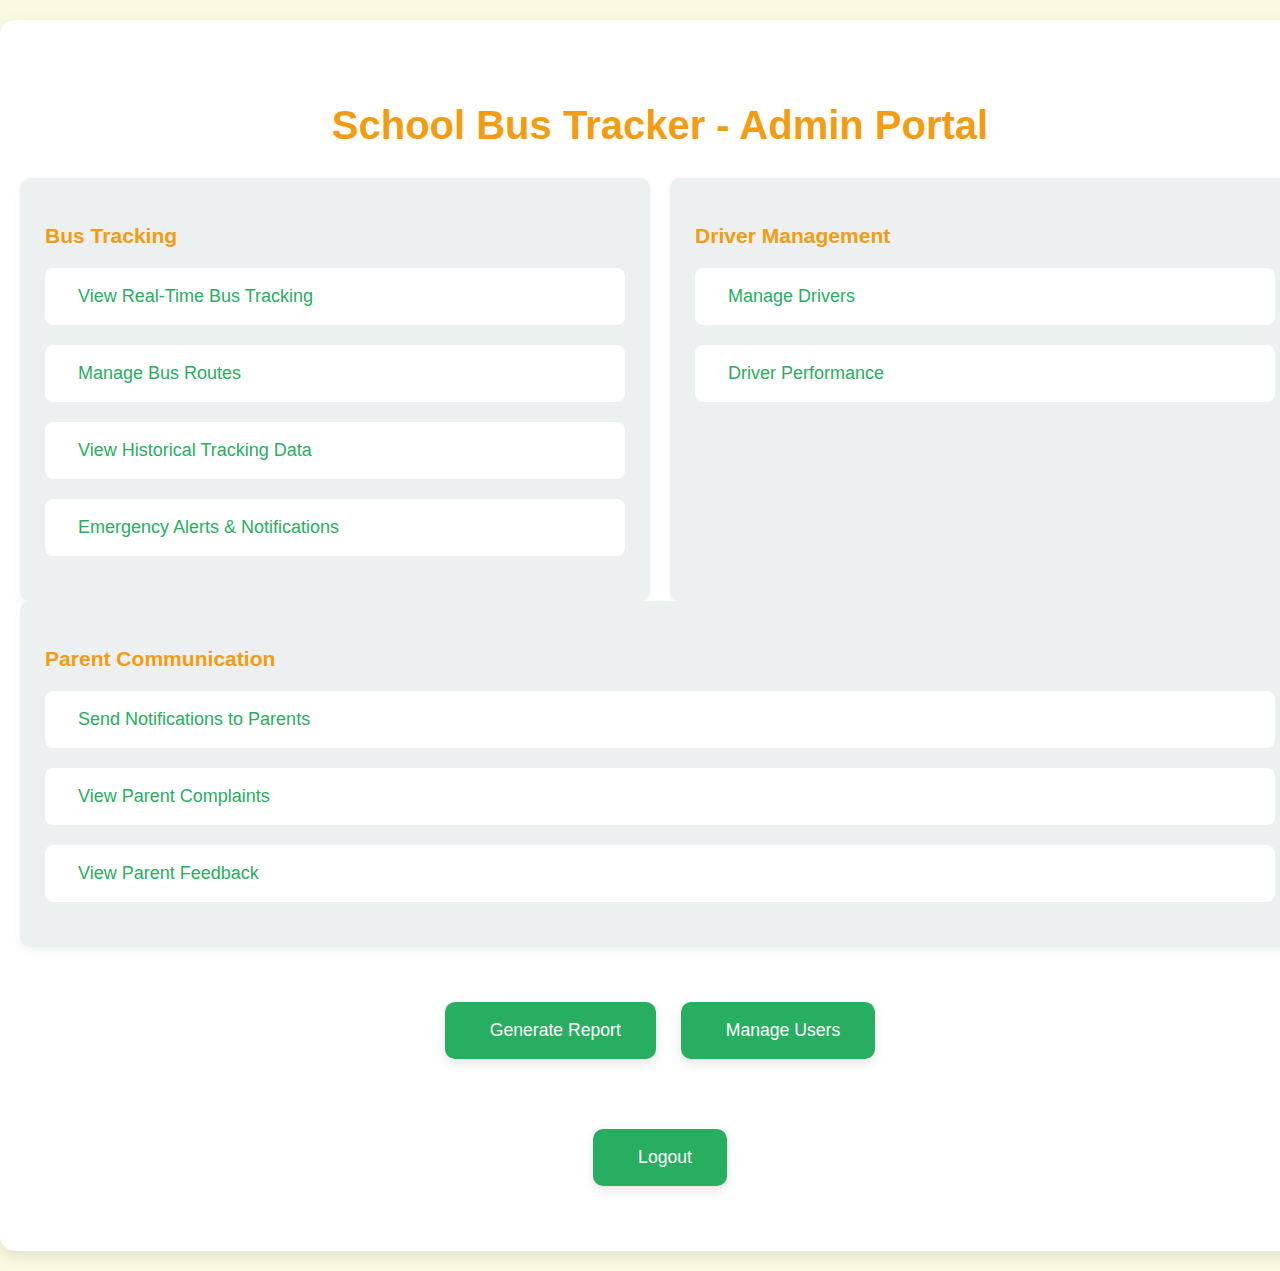
<file: admin-details.html>
<!DOCTYPE html>
<html lang="en">
<head>
  <meta charset="UTF-8">
  <meta name="viewport" content="width=device-width, initial-scale=1.0">
  <title>Admin/Manager Portal - School Bus Tracking</title>
  <style>
    /* General Styles */
    body {
      font-family: 'Segoe UI', Tahoma, Geneva, Verdana, sans-serif;
      background-color: #fafae3;
      color: #4a4a4a;
      margin: 0;
      padding: 0;
      font-size: 18px;
    }

    h2, h3 {
      color: #f39c12;
      font-weight: 700;
      margin-bottom: 20px;
    }

    a {
      text-decoration: none;
      color: #27ae60;
    }

    a:hover {
      text-decoration: underline;
      color: #1abc9c;
    }

    .admin-portal {
      padding: 50px 20px;
      margin: 20px auto;
      max-width: 100%;
      width: 100%;
      background-color: #ffffff;
      border-radius: 15px;
      box-shadow: 0 5px 15px rgba(0, 0, 0, 0.1);
    }

    .admin-portal h2 {
      font-size: 2.5rem;
      text-align: center;
      color: #f39c12;
      margin-bottom: 30px;
    }

    .admin-features {
      display: flex;
      flex-wrap: wrap;
      justify-content: space-between;
      gap: 20px;
    }

    .admin-features .feature-section {
      flex: 1;
      min-width: 280px;
      padding: 25px;
      background-color: #ecf0f1;
      border-radius: 10px;
      box-shadow: 0 4px 10px rgba(0, 0, 0, 0.05);
    }

    .admin-features ul {
      list-style-type: none;
      padding: 0;
      margin: 0;
    }

    .admin-features ul li {
      background-color: #ffffff;
      margin-bottom: 20px;
      padding: 18px;
      border-radius: 8px;
      transition: background-color 0.3s ease;
      display: flex;
      align-items: center;
    }

    .admin-features ul li i {
      margin-right: 15px;
      color: #f39c12;
    }

    .admin-features ul li:hover {
      background-color: #f39c12;
      color: white;
    }

    .admin-actions {
      text-align: center;
      margin-top: 40px;
    }

    .admin-actions .btn {
      padding: 18px 35px;
      font-size: 1.1rem;
      background-color: #27ae60;
      color: white;
      text-align: center;
      border-radius: 10px;
      margin: 15px 10px;
      border: none;
      cursor: pointer;
      transition: background-color 0.3s ease, transform 0.3s ease;
      box-shadow: 0 5px 12px rgba(0, 0, 0, 0.1);
    }

    .admin-actions .btn:hover {
      background-color: #1abc9c;
      transform: translateY(-3px);
    }

    .admin-actions .btn i {
      margin-right: 10px;
    }

    /* Responsive Styles */
    @media (max-width: 768px) {
      .admin-portal {
        padding: 20px 15px;
      }

      .admin-features {
        flex-direction: column;
        gap: 20px;
      }

      .admin-features .feature-section {
        width: 100%;
      }

      .admin-actions .btn {
        width: 100%;
        padding: 16px;
        font-size: 1rem;
        margin: 12px 0;
      }
    }
  </style>
</head>
<body>

  <section class="admin-portal">
    <h2>School Bus Tracker - Admin Portal</h2>

    <!-- Features Section -->
    <div class="admin-features">
      <div class="feature-section">
        <h3>Bus Tracking</h3>
        <ul>
          <li><i class="fa fa-map-marker"></i><a href="real-time-tracking.html">View Real-Time Bus Tracking</a></li>
          <li><i class="fa fa-random"></i><a href="manage-bus-routes.html">Manage Bus Routes</a></li>
          <li><i class="fa fa-history"></i><a href="historical-data.html">View Historical Tracking Data</a></li>
          <li><i class="fa fa-exclamation-circle"></i><a href="emergency-alerts.html">Emergency Alerts & Notifications</a></li>
        </ul>
      </div>

      <div class="feature-section">
        <h3>Driver Management</h3>
        <ul>
          <li><i class="fa fa-truck"></i><a href="manage-drivers.html">Manage Drivers</a></li>
          <li><i class="fa fa-chart-line"></i><a href="driver-performance.html"> Driver Performance</a></li>
        </ul>
      </div>
    </div>

    <!-- Parent Communication Section -->
    <div class="admin-features">
      <div class="feature-section">
        <h3>Parent Communication</h3>
        <ul>
          <li><i class="fa fa-bell"></i><a href="parent-notifications.html">Send Notifications to Parents</a></li>
          <li><i class="fa fa-comments"></i><a href="parent-complaints.html">View Parent Complaints</a></li>
          <li><i class="fa fa-thumbs-up"></i><a href="parent-feedback.html">View Parent Feedback</a></li>
        </ul>
      </div>
    </div>

    <!-- Action Buttons -->
    <div class="admin-actions">
      <button class="btn" onclick="location.href='generate-reports.html'"><i class="fa fa-file-alt"></i> Generate Report</button>
      <button class="btn" onclick="location.href='manage-users.html'"><i class="fa fa-users"></i> Manage Users</button>
    </div>
    <div class="admin-actions">
      <button class="btn" onclick="location.href='Logout.html'"><i class="fa fa-play-circle"></i> Logout</button>
    </div>
  </section>

</body>
</html>
</file>
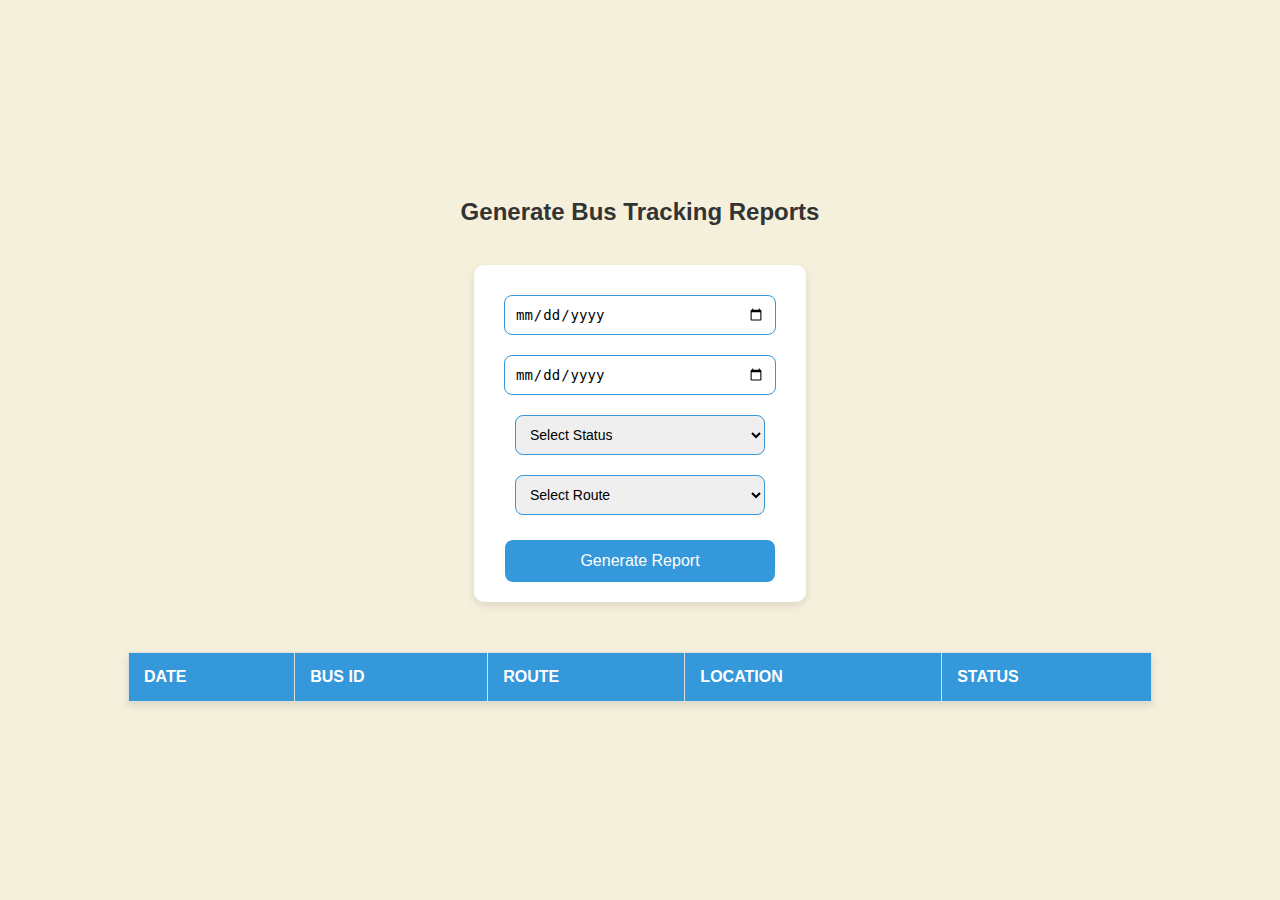
<file: generate-reports.html>
<!DOCTYPE html>
<html lang="en">
<head>
  <meta charset="UTF-8">
  <meta name="viewport" content="width=device-width, initial-scale=1.0">
  <title>Generate Reports</title>
  <style>
    body {
      font-family: 'Segoe UI', Tahoma, Geneva, Verdana, sans-serif;
      background-color: #f5f0dc; /* New background color */
      margin: 0;
      padding: 0;
      display: flex;
      flex-direction: column;
      justify-content: center;
      align-items: center;
      height: 100vh;
    }

    h2 {
      text-align: center;
      color: #333;
      margin-top: 30px;
    }

    .report-controls {
      display: flex;
      flex-direction: column;
      align-items: center;
      margin: 20px;
      background-color: #ffffff;
      padding: 20px;
      border-radius: 10px;
      box-shadow: 0 4px 8px rgba(0, 0, 0, 0.1);
    }

    .report-controls input, .report-controls select {
      margin: 10px;
      padding: 10px;
      font-size: 14px;
      border: 1px solid #3498db;
      border-radius: 8px;
      width: 250px;
    }

    .generate-button {
      padding: 12px 24px;
      background-color: #3498db;
      color: white;
      border: none;
      cursor: pointer;
      font-size: 16px;
      border-radius: 8px;
      margin-top: 15px;
      width: 270px;
    }

    .generate-button:hover {
      background-color: #2980b9;
    }

    table {
      width: 80%;
      margin: 30px auto;
      border-collapse: collapse;
      background-color: white;
      box-shadow: 0 4px 8px rgba(0, 0, 0, 0.1);
    }

    th, td {
      padding: 15px;
      text-align: left;
      border: 1px solid #ddd;
    }

    th {
      background-color: #3498db;
      color: white;
      text-transform: uppercase;
    }

    td {
      background-color: #fafafa;
    }

    tr:nth-child(even) td {
      background-color: #f2f2f2;
    }

    tr:hover td {
      background-color: #e3e3e3;
    }

    .status {
      font-weight: bold;
    }

    .on-time {
      color: green;
    }

    .delayed {
      color: red;
    }

    .cancelled {
      color: orange;
    }

    /* For the loading spinner */
    .loading-spinner {
      display: none;
      position: absolute;
      top: 50%;
      left: 50%;
      transform: translate(-50%, -50%);
      font-size: 2em;
    }

  </style>
</head>
<body>

  <h2>Generate Bus Tracking Reports</h2>

  <!-- Controls to filter and generate reports -->
  <div class="report-controls">
    <input type="date" id="startDate" placeholder="Start Date" />
    <input type="date" id="endDate" placeholder="End Date" />
    <select id="busStatus">
      <option value="">Select Status</option>
      <option value="on-time">On-Time</option>
      <option value="delayed">Delayed</option>
      <option value="cancelled">Cancelled</option>
    </select>
    <select id="busRoute">
      <option value="">Select Route</option>
      <option value="Bengaluru - Whitefield">Bengaluru - Whitefield</option>
      <option value="Koramangala - MG Road">Koramangala - MG Road</option>
      <option value="Indiranagar - Whitefield">Indiranagar - Whitefield</option>
    </select>
    <button class="generate-button" onclick="generateReport()">Generate Report</button>
  </div>

  <!-- Table to display the report -->
  <table id="busReportTable">
    <thead>
      <tr>
        <th>Date</th>
        <th>Bus ID</th>
        <th>Route</th>
        <th>Location</th>
        <th>Status</th>
      </tr>
    </thead>
    <tbody>
      <!-- Report data will appear here after filtering -->
    </tbody>
  </table>

  <!-- Loading Spinner -->
  <div class="loading-spinner" id="loadingSpinner">Loading...</div>

  <script>
    // Sample historical data (to be used in the report generation)
    const busData = [
      { date: "2023-09-01", busId: "101", route: "Bengaluru - Whitefield", location: "Bengaluru", status: "On-Time" },
      { date: "2023-09-02", busId: "102", route: "Koramangala - MG Road", location: "Koramangala", status: "Delayed" },
      { date: "2023-09-03", busId: "103", route: "Indiranagar - Whitefield", location: "Indiranagar", status: "Cancelled" },
      { date: "2023-09-04", busId: "104", route: "MG Road - Whitefield", location: "MG Road", status: "On-Time" },
      { date: "2023-09-05", busId: "105", route: "Koramangala - Indiranagar", location: "Koramangala", status: "Delayed" },
      // Add more data as needed
    ];

    // Function to generate a report based on selected filters
    function generateReport() {
      const startDate = document.getElementById("startDate").value;
      const endDate = document.getElementById("endDate").value;
      const busStatus = document.getElementById("busStatus").value;
      const busRoute = document.getElementById("busRoute").value;

      // Show the loading spinner
      document.getElementById("loadingSpinner").style.display = "block";

      setTimeout(() => {
        const filteredData = busData.filter(bus => {
          const busDate = new Date(bus.date);
          const start = startDate ? new Date(startDate) : new Date('1900-01-01');
          const end = endDate ? new Date(endDate) : new Date();
          
          const statusMatch = busStatus ? bus.status.toLowerCase() === busStatus.toLowerCase() : true;
          const routeMatch = busRoute ? bus.route === busRoute : true;
          const dateMatch = busDate >= start && busDate <= end;

          return statusMatch && routeMatch && dateMatch;
        });

        const tbody = document.querySelector("#busReportTable tbody");
        tbody.innerHTML = ""; // Clear existing data

        if (filteredData.length === 0) {
          tbody.innerHTML = "<tr><td colspan='5' style='text-align: center;'>No data found for the selected filters.</td></tr>";
        } else {
          filteredData.forEach(bus => {
            const row = document.createElement("tr");

            row.innerHTML = `
              <td>${bus.date}</td>
              <td>${bus.busId}</td>
              <td>${bus.route}</td>
              <td>${bus.location}</td>
              <td class="status ${bus.status.toLowerCase()}">${bus.status}</td>
            `;

            tbody.appendChild(row);
          });
        }

        // Hide the loading spinner
        document.getElementById("loadingSpinner").style.display = "none";
      }, 1000); // Simulate a 1 second delay for loading data
    }
  </script>

</body>
</html>
</file>
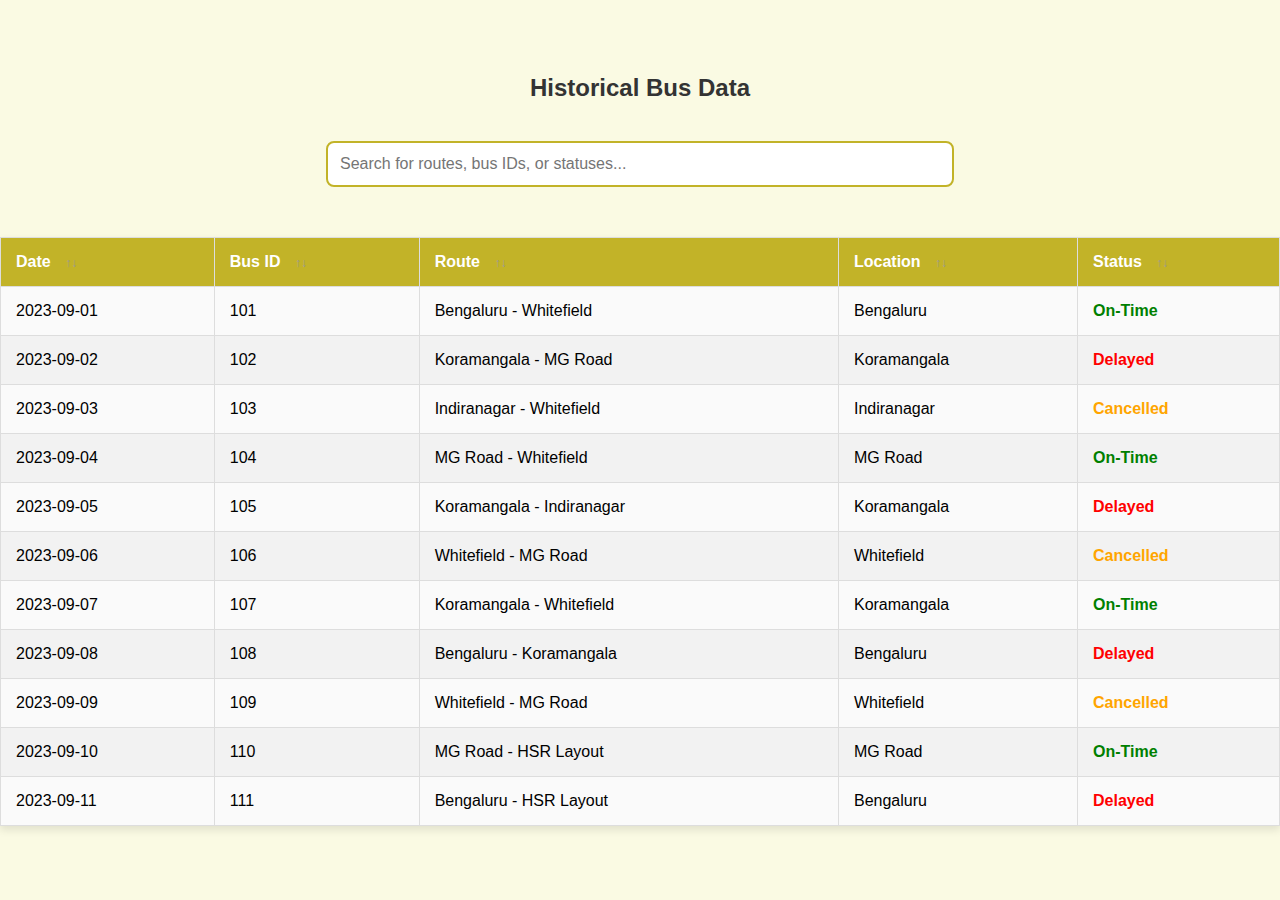
<file: historical-data.html>
<!DOCTYPE html>
<html lang="en">
<head>
  <meta charset="UTF-8">
  <meta name="viewport" content="width=device-width, initial-scale=1.0">
  <title> Bus Data</title>
  <style>
    body {
      font-family: 'Segoe UI', Tahoma, Geneva, Verdana, sans-serif;
      background-color: #fafae3;
      margin: 0;
      padding: 0;
      display: flex;
      flex-direction: column;
      justify-content: center;
      align-items: center;
      height: 100vh;
    }

    h2 {
      text-align: center;
      color: #333;
      margin-top: 30px;
    }

    .search-bar-container {
      width: 100%;
      display: flex;
      justify-content: center;
      margin: 20px 0;
    }

    .search-bar {
      width: 80%;
      max-width: 600px;
      padding: 12px;
      font-size: 16px;
      border: 2px solid #c2b328;
      border-radius: 8px;
      margin: 0 auto;
    }

    table {
      width: 100%; /* Adjusted to make the table full width */
      margin: 30px auto;
      border-collapse: collapse;
      background-color: white;
      box-shadow: 0 4px 8px rgba(0, 0, 0, 0.1);
    }

    th, td {
      padding: 15px;
      text-align: left;
      border: 1px solid #ddd;
      word-wrap: break-word; /* Ensure text wraps in case it's long */
    }

    th {
      background-color: #c2b328;
      color: white;
      cursor: pointer;
    }

    td {
      background-color: #fafafa;
    }

    tr:nth-child(even) td {
      background-color: #f2f2f2;
    }

    tr:hover td {
      background-color: #e3e3e3;
    }

    .status {
      font-weight: bold;
    }

    .on-time {
      color: green;
    }

    .delayed {
      color: red;
    }

    .cancelled {
      color: orange;
    }

    .sorting-indicator {
      margin-left: 10px;
      font-size: 12px;
      color: #999;
    }
  </style>
</head>
<body>

  <h2>Historical Bus Data</h2>

  <div class="search-bar-container">
    <input type="text" id="searchInput" class="search-bar" placeholder="Search for routes, bus IDs, or statuses..." />
  </div>

  <table id="busDataTable">
    <thead>
      <tr>
        <th onclick="sortTable(0)">Date <span class="sorting-indicator">↑↓</span></th>
        <th onclick="sortTable(1)">Bus ID <span class="sorting-indicator">↑↓</span></th>
        <th onclick="sortTable(2)">Route <span class="sorting-indicator">↑↓</span></th>
        <th onclick="sortTable(3)">Location <span class="sorting-indicator">↑↓</span></th>
        <th onclick="sortTable(4)">Status <span class="sorting-indicator">↑↓</span></th>
      </tr>
    </thead>
    <tbody>
      <tr>
        <td>2023-09-01</td>
        <td>101</td>
        <td>Bengaluru - Whitefield</td>
        <td>Bengaluru</td>
        <td class="status on-time">On-Time</td>
      </tr>
      <tr>
        <td>2023-09-02</td>
        <td>102</td>
        <td>Koramangala - MG Road</td>
        <td>Koramangala</td>
        <td class="status delayed">Delayed</td>
      </tr>
      <tr>
        <td>2023-09-03</td>
        <td>103</td>
        <td>Indiranagar - Whitefield</td>
        <td>Indiranagar</td>
        <td class="status cancelled">Cancelled</td>
      </tr>
      <tr>
        <td>2023-09-04</td>
        <td>104</td>
        <td>MG Road - Whitefield</td>
        <td>MG Road</td>
        <td class="status on-time">On-Time</td>
      </tr>
      <tr>
        <td>2023-09-05</td>
        <td>105</td>
        <td>Koramangala - Indiranagar</td>
        <td>Koramangala</td>
        <td class="status delayed">Delayed</td>
      </tr>
      <tr><td>2023-09-06</td><td>106</td><td>Whitefield - MG Road</td><td>Whitefield</td><td class="status cancelled">Cancelled</td></tr>
      <tr><td>2023-09-07</td><td>107</td><td>Koramangala - Whitefield</td><td>Koramangala</td><td class="status on-time">On-Time</td></tr>
      <tr><td>2023-09-08</td><td>108</td><td>Bengaluru - Koramangala</td><td>Bengaluru</td><td class="status delayed">Delayed</td></tr>
      <tr><td>2023-09-09</td><td>109</td><td>Whitefield - MG Road</td><td>Whitefield</td><td class="status cancelled">Cancelled</td></tr>
      <tr><td>2023-09-10</td><td>110</td><td>MG Road - HSR Layout</td><td>MG Road</td><td class="status on-time">On-Time</td></tr>
      <tr><td>2023-09-11</td><td>111</td><td>Bengaluru - HSR Layout</td><td>Bengaluru</td><td class="status delayed">Delayed</td></tr>
    </tbody>
  </table>

  <script>
    let currentSort = { column: 0, ascending: true };

    function sortTable(columnIndex) {
      const table = document.getElementById("busDataTable");
      const rows = Array.from(table.rows).slice(1); // Exclude header
      const isAscending = columnIndex === currentSort.column ? !currentSort.ascending : true;
      currentSort = { column: columnIndex, ascending: isAscending };

      rows.sort((rowA, rowB) => {
        const cellA = rowA.cells[columnIndex].innerText;
        const cellB = rowB.cells[columnIndex].innerText;

        const comparison = cellA.localeCompare(cellB, 'en', { numeric: true });
        return isAscending ? comparison : -comparison;
      });

      rows.forEach(row => table.appendChild(row));

      updateSortingIndicators();
    }

    function updateSortingIndicators() {
      const headers = document.querySelectorAll("th span");
      headers.forEach((header, index) => {
        header.innerText = index === currentSort.column
          ? (currentSort.ascending ? "↑" : "↓")
          : "↑↓";
      });
    }

    document.getElementById("searchInput").addEventListener("input", function() {
      const searchTerm = this.value.toLowerCase();
      const rows = document.querySelectorAll("#busDataTable tbody tr");

      rows.forEach(row => {
        const textContent = row.textContent.toLowerCase();
        const matches = textContent.includes(searchTerm);
        row.style.display = matches ? "" : "none";
      });
    });
  </script>

</body>
</html>
</file>
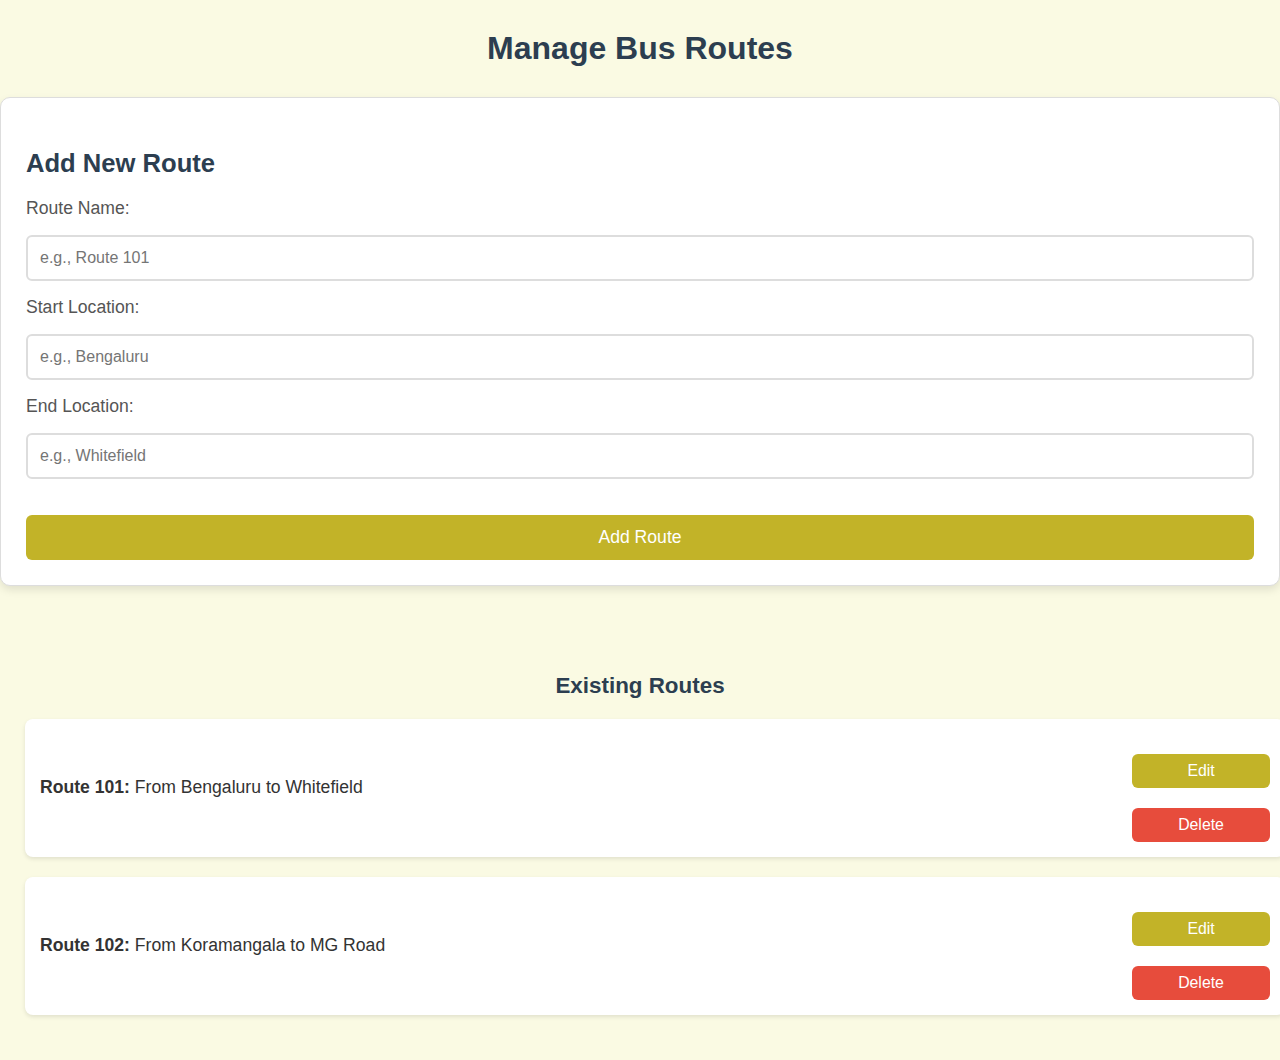
<file: manage-bus-routes.html>
<!DOCTYPE html>
<html lang="en">
<head>
  <meta charset="UTF-8">
  <meta name="viewport" content="width=device-width, initial-scale=1.0">
  <title>Manage Bus Routes</title>
  <style>
    body {
      font-family: 'Segoe UI', Tahoma, Geneva, Verdana, sans-serif;
      background-color: #fafae3;
      margin: 0;
      padding: 0;
      color: #333;
    }

    h2 {
      text-align: center;
      margin-top: 30px;
      color: #2c3e50;
      font-size: 2em;
    }

    .form-container {
      background-color: white;
      width: 100%;
      padding: 25px;
      border-radius: 10px;
      box-shadow: 0 4px 8px rgba(0, 0, 0, 0.1);
      border: 1px solid #ddd;
      margin-top: 30px;
      box-sizing: border-box;
    }

    .form-container h3 {
      margin-bottom: 20px;
      font-size: 1.6em;
      color: #2c3e50;
    }

    label {
      font-size: 1.1em;
      color: #555;
      margin-bottom: 8px;
      display: block;
    }

    input {
      width: 100%;
      padding: 12px;
      margin: 8px 0 16px 0;
      border: 2px solid #ddd;
      border-radius: 6px;
      font-size: 1em;
      box-sizing: border-box;
      transition: border-color 0.3s ease;
    }

    input:focus {
      border-color: #c2b328;
      outline: none;
    }

    button {
      width: 100%;
      padding: 12px;
      background-color: #c2b328;
      color: white;
      border: none;
      border-radius: 6px;
      font-size: 1.1em;
      cursor: pointer;
      margin-top: 20px;
      transition: background-color 0.3s;
    }

    button:hover {
      background-color: #c2b328;
    }

    .routes-list {
      width: 100%;
      margin-top: 40px;
      padding: 25px;
      box-sizing: border-box;
    }

    .routes-list h3 {
      text-align: center;
      margin-bottom: 20px;
      font-size: 1.4em;
      color: #2c3e50;
    }

    .route-item {
      background-color: #fff;
      padding: 15px;
      margin-bottom: 20px;
      border-radius: 8px;
      box-shadow: 0 2px 4px rgba(0, 0, 0, 0.1);
      font-size: 1.1em;
      display: flex;
      justify-content: space-between;
      align-items: center;
      transition: transform 0.2s ease-in-out;
      width: 100%;
    }

    .route-item:hover {
      transform: translateY(-5px);
      box-shadow: 0 4px 6px rgba(0, 0, 0, 0.2);
    }

    .route-item p {
      margin: 0;
      color: #333;
    }

    .route-item .edit-btn,
    .route-item .delete-btn {
      padding: 8px 15px;
      font-size: 0.9em;
      border: none;
      cursor: pointer;
      border-radius: 6px;
      transition: background-color 0.3s;
    }

    .route-item .edit-btn {
      background-color: #c2b328;
      color: white;
    }

    .route-item .edit-btn:hover {
      background-color: #c2b328;
    }

    .route-item .delete-btn {
      background-color: #e74c3c;
      color: white;
    }

    .route-item .delete-btn:hover {
      background-color: #c0392b;
    }

    /* Media Queries for responsiveness */
    @media (max-width: 768px) {
      .form-container, .routes-list {
        padding: 15px;
        margin: 20px 0;
      }

      .route-item {
        font-size: 1em;
        flex-direction: column;
        align-items: flex-start;
      }

      button {
        font-size: 1em;
        padding: 10px;
      }
    }
  </style>
</head>
<body>

  <h2>Manage Bus Routes</h2>

  <div class="form-container">
    <h3>Add New Route</h3>
    <form id="addRouteForm">
      <label for="routeName">Route Name:</label>
      <input type="text" id="routeName" placeholder="e.g., Route 101" required>

      <label for="routeStart">Start Location:</label>
      <input type="text" id="routeStart" placeholder="e.g., Bengaluru" required>

      <label for="routeEnd">End Location:</label>
      <input type="text" id="routeEnd" placeholder="e.g., Whitefield" required>

      <button type="submit">Add Route</button>
    </form>
  </div>

  <div class="routes-list">
    <h3>Existing Routes</h3>
    <div class="route-item">
      <p><strong>Route 101:</strong> From Bengaluru to Whitefield</p>
      <div>
        <button class="edit-btn">Edit</button>
        <button class="delete-btn">Delete</button>
      </div>
    </div>
    <div class="route-item">
      <p><strong>Route 102:</strong> From Koramangala to MG Road</p>
      <div>
        <button class="edit-btn">Edit</button>
        <button class="delete-btn">Delete</button>
      </div>
    </div>
  </div>

  <script>
    // Handle route submission (to be connected to backend in real-world use)
    document.getElementById('addRouteForm').addEventListener('submit', function(event) {
      event.preventDefault();
      var routeName = document.getElementById('routeName').value;
      var routeStart = document.getElementById('routeStart').value;
      var routeEnd = document.getElementById('routeEnd').value;
      
      alert("New route added: " + routeName + " from " + routeStart + " to " + routeEnd);
    });

    // Edit route functionality (currently just a placeholder)
    document.querySelectorAll('.edit-btn').forEach(function(button) {
      button.addEventListener('click', function() {
        alert('Edit route functionality coming soon!');
      });
    });

    // Delete route functionality (currently just a placeholder)
    document.querySelectorAll('.delete-btn').forEach(function(button) {
      button.addEventListener('click', function() {
        alert('Delete route functionality coming soon!');
      });
    });
  </script>

</body>
</html>
</file>
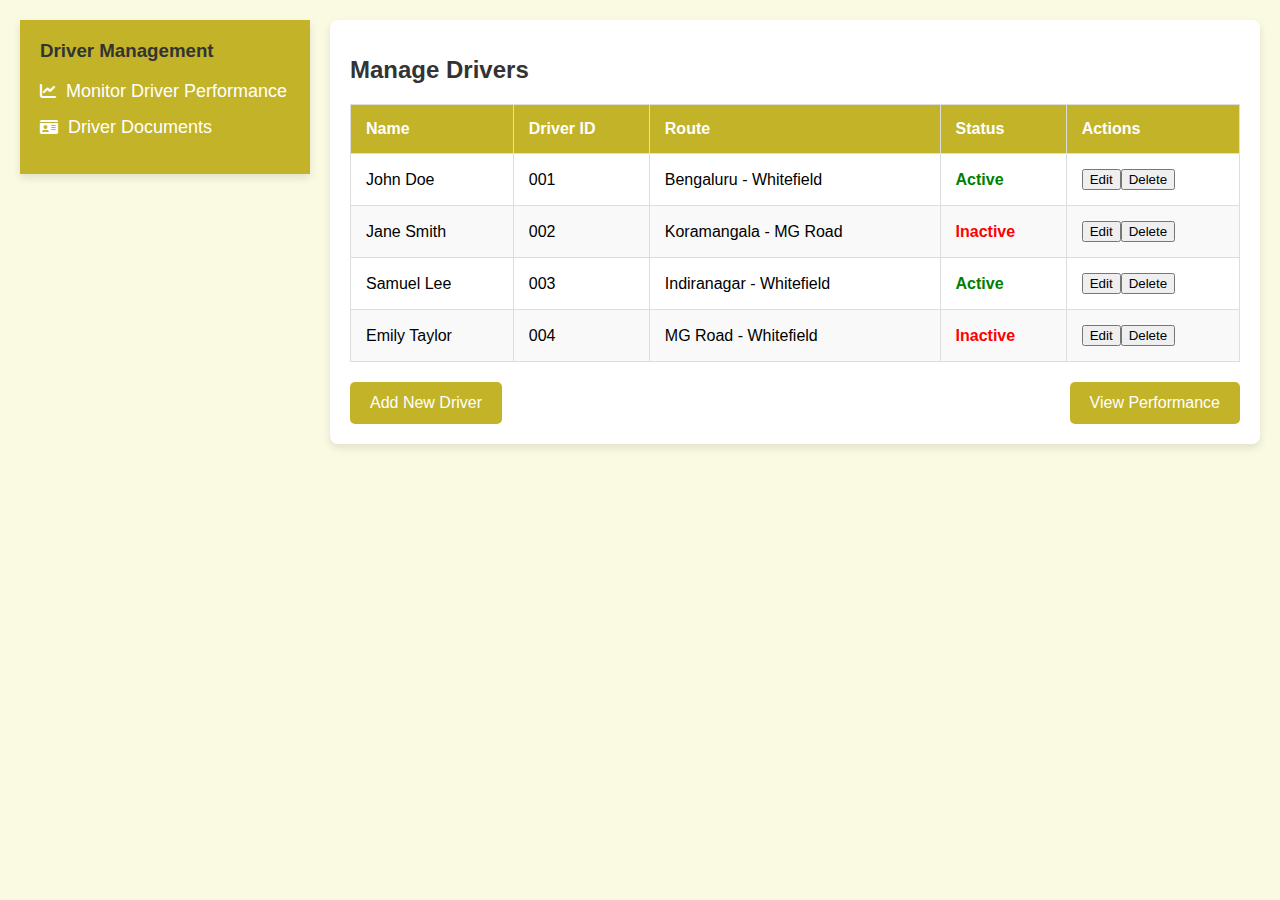
<file: manage-drivers.html>
<!DOCTYPE html>
<html lang="en">
<head>
  <meta charset="UTF-8">
  <meta name="viewport" content="width=device-width, initial-scale=1.0">
  <title>Manage Drivers - School Bus Tracking System</title>
  <link rel="stylesheet" href="https://cdnjs.cloudflare.com/ajax/libs/font-awesome/6.0.0-beta3/css/all.min.css">
  <style>
    /* Global Styles */
    body {
      font-family: 'Segoe UI', Tahoma, Geneva, Verdana, sans-serif;
      background-color: #fafae3;
      margin: 0;
      padding: 0;
    }

    h1, h3 {
      color: #333;
    }

    .container {
      display: flex;
      justify-content: center;
      align-items: flex-start;
      padding: 20px;
    }

    .sidebar {
      width: 250px;
      background-color: #c2b328;
      color: white;
      padding: 20px;
      box-shadow: 0 4px 8px rgba(0, 0, 0, 0.1);
    }

    .sidebar h3 {
      margin-top: 0;
    }

    .sidebar ul {
      list-style: none;
      padding: 0;
    }

    .sidebar ul li {
      margin: 15px 0;
    }

    .sidebar ul li i {
      margin-right: 10px;
    }

    .sidebar ul li a {
      text-decoration: none;
      color: white;
      font-size: 18px;
    }

    .sidebar ul li a:hover {
      color: #f5a623;
    }

    .main-content {
      flex-grow: 1;
      padding: 20px;
      background-color: white;
      box-shadow: 0 4px 8px rgba(0, 0, 0, 0.1);
      margin-left: 20px;
      border-radius: 8px;
    }

    .main-content h1 {
      font-size: 24px;
      margin-bottom: 20px;
    }

    .driver-table {
      width: 100%;
      border-collapse: collapse;
      margin-top: 20px;
    }

    .driver-table th, .driver-table td {
      padding: 15px;
      text-align: left;
      border: 1px solid #ddd;
    }

    .driver-table th {
      background-color: #c2b328;
      color: white;
    }

    .driver-table tr:nth-child(even) {
      background-color: #f9f9f9;
    }

    .driver-table tr:hover {
      background-color: #f1f1f1;
    }

    .status {
      font-weight: bold;
    }

    .active {
      color: green;
    }

    .inactive {
      color: red;
    }

    .buttons {
      margin-top: 20px;
      display: flex;
      justify-content: space-between;
    }

    .buttons a {
      padding: 12px 20px;
      background-color: #c2b328;
      color: white;
      text-decoration: none;
      border-radius: 5px;
      font-size: 16px;
      transition: background-color 0.3s;
    }

    .buttons a:hover {
      background-color: #2980b9;
    }

  </style>
</head>
<body>

  <div class="container">

    <!-- Sidebar -->
    <div class="sidebar">
      <h3>Driver Management</h3>
      <ul>
        <li><i class="fa fa-chart-line"></i><a href="driver-performance.html">Monitor Driver Performance</a></li>
        <li><i class="fa fa-id-card"></i><a href="driver-licenses.html">Driver Documents</a></li>
      </ul>
    </div>

    <!-- Main Content -->
    <div class="main-content">
      <h1>Manage Drivers</h1>

      <table class="driver-table">
        <thead>
          <tr>
            <th>Name</th>
            <th>Driver ID</th>
            <th>Route</th>
            <th>Status</th>
            <th>Actions</th>
          </tr>
        </thead>
        <tbody>
          <tr>
            <td>John Doe</td>
            <td>001</td>
            <td>Bengaluru - Whitefield</td>
            <td class="status active">Active</td>
            <td><button>Edit</button><button>Delete</button></td>
          </tr>
          <tr>
            <td>Jane Smith</td>
            <td>002</td>
            <td>Koramangala - MG Road</td>
            <td class="status inactive">Inactive</td>
            <td><button>Edit</button><button>Delete</button></td>
          </tr>
          <tr>
            <td>Samuel Lee</td>
            <td>003</td>
            <td>Indiranagar - Whitefield</td>
            <td class="status active">Active</td>
            <td><button>Edit</button><button>Delete</button></td>
          </tr>
          <tr>
            <td>Emily Taylor</td>
            <td>004</td>
            <td>MG Road - Whitefield</td>
            <td class="status inactive">Inactive</td>
            <td><button>Edit</button><button>Delete</button></td>
          </tr>
        </tbody>
      </table>

      <div class="buttons">
        <a href="add-driver.html">Add New Driver</a>
        <a href="driver-performance.html">View Performance</a>
      </div>
    </div>

  </div>

</body>
</html>
</file>
